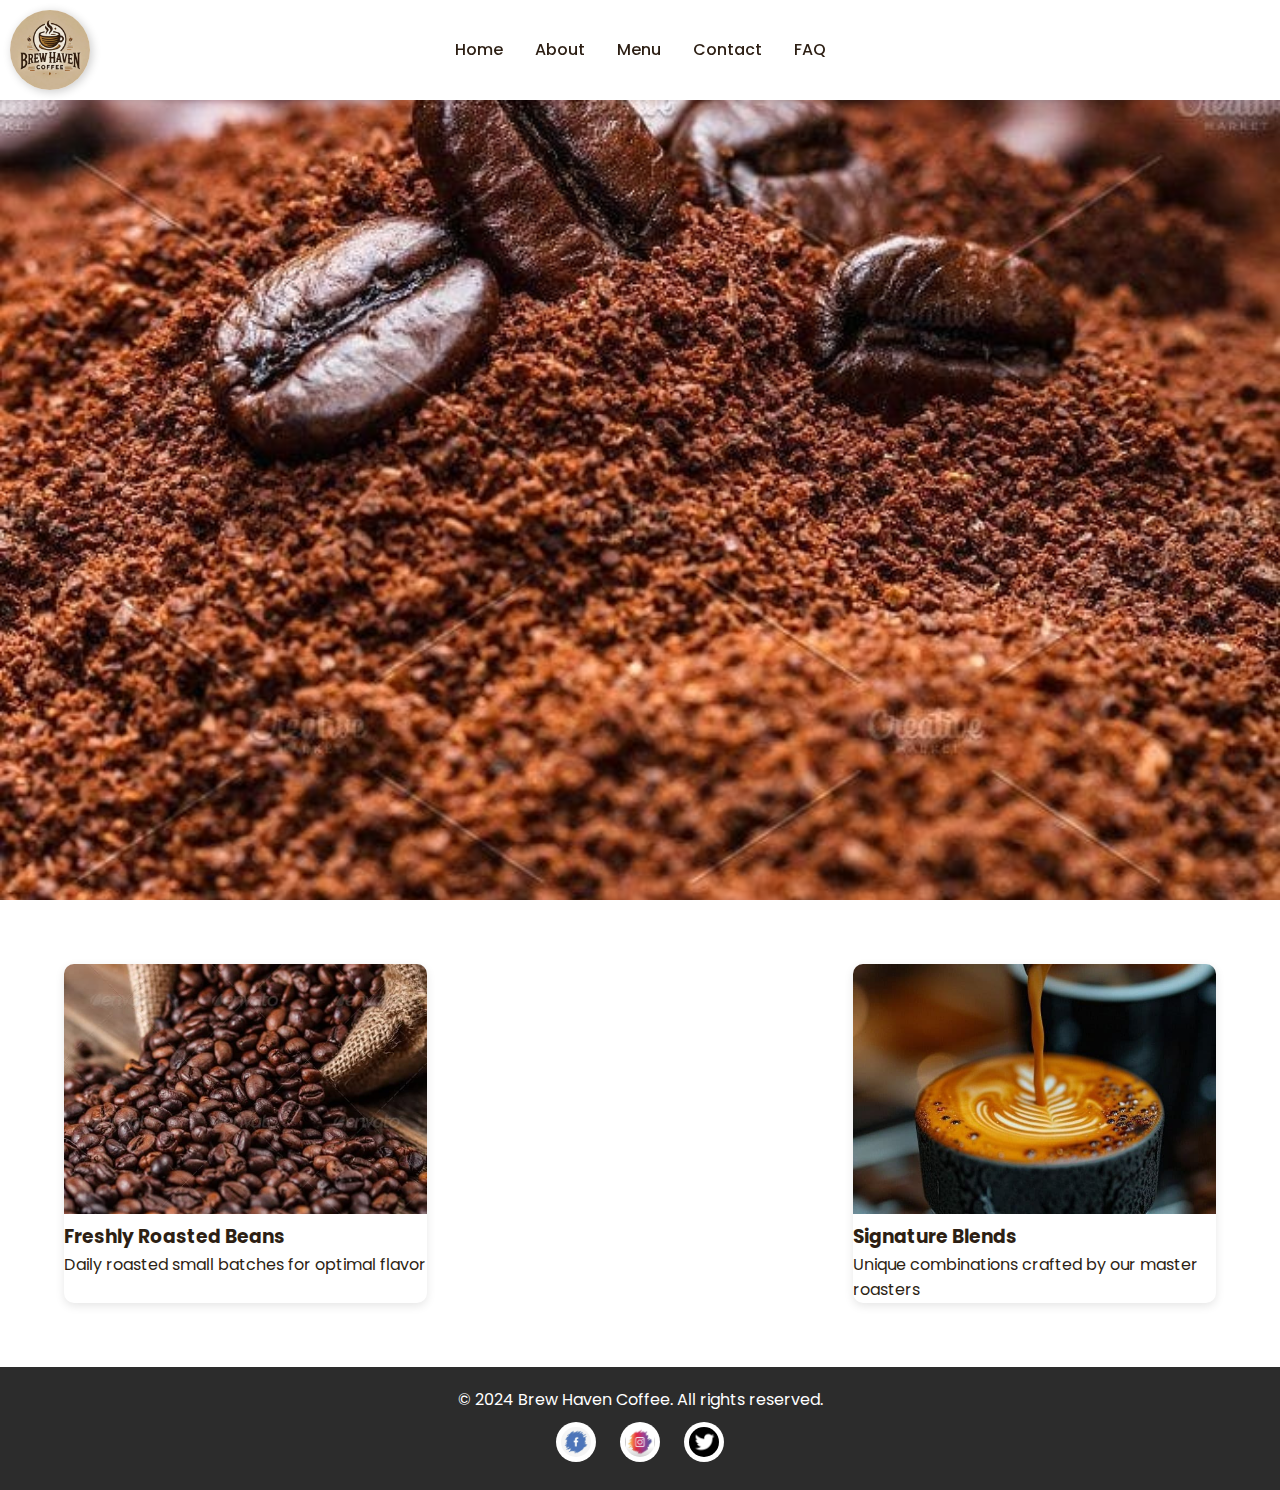
<file: index.html>
<!DOCTYPE html>
<html lang="en">
<head>
    <meta charset="UTF-8">
    <meta name="viewport" content="width=device-width, initial-scale=1.0">
    <meta name="description" content="Discover the finest coffee blends at Brew Haven. Experience premium quality and taste.">
    <link rel="stylesheet" href="https://fonts.googleapis.com/css2?family=Material+Symbols+Rounded:opsz,wght,FILL,GRAD@20..48,100..700,0..1,-50..200&icon_names=arrow_forward" />
    <title>Brew Haven - Artisanal Coffee Experience</title>
    <link rel="stylesheet" href="style.css">
    <link href="https://fonts.googleapis.com/css2?family=Poppins:wght@300;400;600&display=swap" rel="stylesheet">
</head>

<body>
    <!-- Header Section -->
    <header class="header">
        <nav class="navbar">
            <div class="logo">
                <img src="logo.png" alt="Brew Haven Coffee Logo">
            </div>
            <ul class="nav-links">
                <li><a href="index.html" class="active">Home</a></li>
                <li><a href="about.html">About</a></li>
                <li><a href="menu.html">Menu</a></li>
                <li><a href="contact.html">Contact</a></li>
                <li><a href="faq.html">FAQ</a></li>
            </ul>
            <div class="hamburger">
                <div class="bar"></div>
                <div class="bar"></div>
                <div class="bar"></div>
            </div>
        </nav>
    </header>

    <!-- Hero Section -->
    <section class="hero">
        
        <div class="hero-content">
            <h1>Experience Artisanal Coffee Craftsmanship</h1>
            <p>Premium blends roasted to perfection</p>
            <a href="menu.html" class="cta-button">Explore Our Menu</a>
        </div>
    </section>

    <!-- Featured Section -->
    <section class="featured">
        <div class="featured-grid">
            <article class="featured-card">
                <img src="beans.jpeg" alt="Fresh Coffee Beans">
                <h3>Freshly Roasted Beans</h3>
                <p>Daily roasted small batches for optimal flavor</p>
            </article><beans class="jpej"></beans>
            <article class="featured-card">
                <img src="coffee.jpeg" alt="Specialty Coffee">
                <h3>Signature Blends</h3>
                <p>Unique combinations crafted by our master roasters</p>
            </article>
            
        </div>
    </section>

  
  
 <!-- Footer -->
 <footer class="footer">
    <div class="footer-container">
        <p>&copy; 2024 Brew Haven Coffee. All rights reserved.</p>
        <div class="social-icons">
            <a href="#"><img src="facebook-icon.png" alt="Facebook"></a>
            <a href="#"><img src="instagram-icon.png" alt="Instagram"></a>
            <a href="#"><img src="twitter-icon.png" alt="Twitter"></a>
        </div>
    </div>
</footer>
    <script src="script.js"></script>
</body>
</html>
</file>
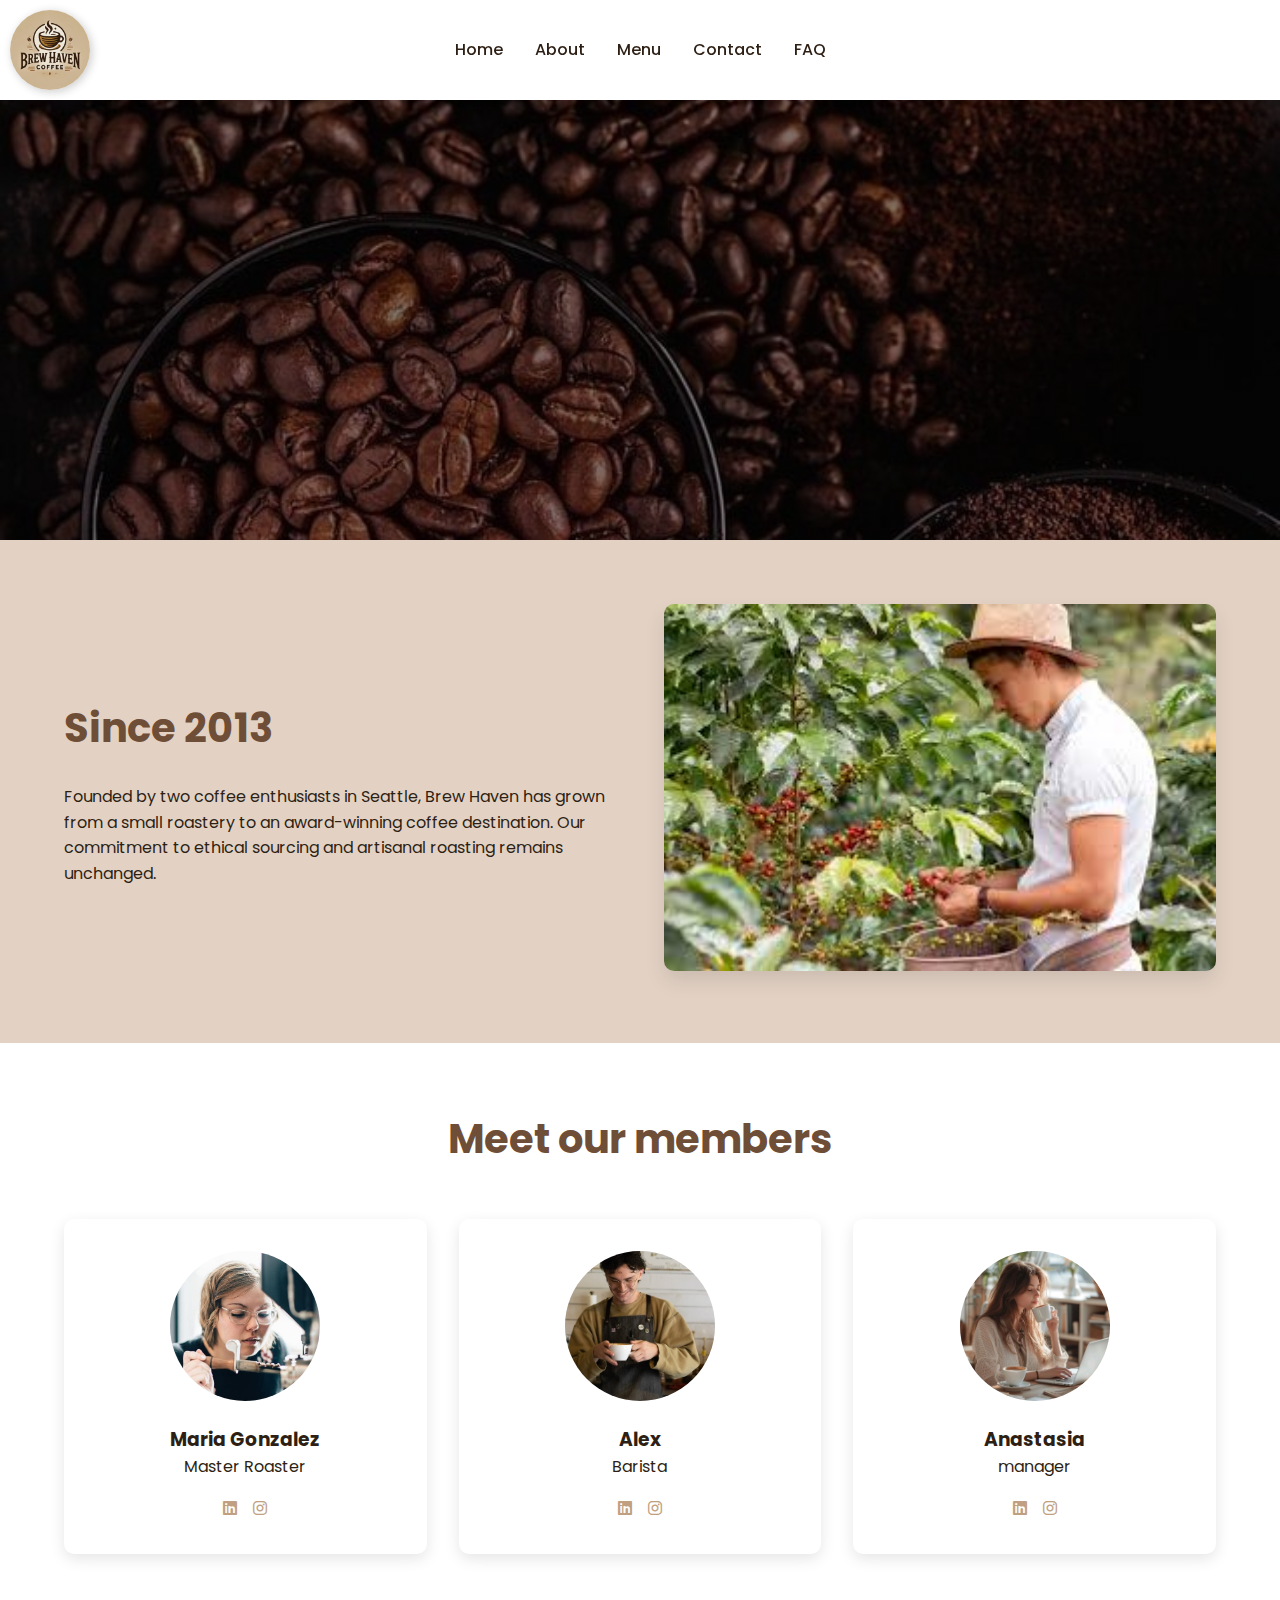
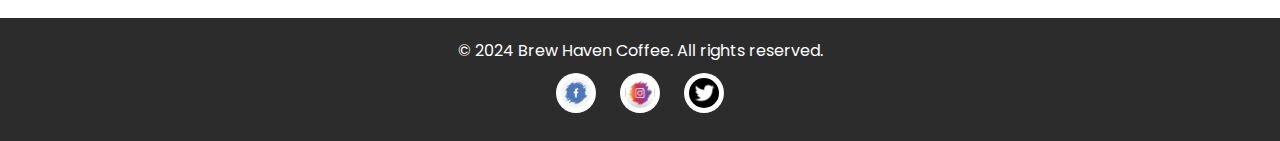
<file: about.html>
<!DOCTYPE html>
<html lang="en">
<head>
    <meta charset="UTF-8">
    <meta name="viewport" content="width=device-width, initial-scale=1.0">
    <meta name="description" content="Discover Brew Haven's story and our passion for quality coffee">
    <title>About Brew Haven Coffee</title>
    <link rel="stylesheet" href="style.css">
    <link href="https://fonts.googleapis.com/css2?family=Poppins:wght@300;400;600&display=swap" rel="stylesheet">
    <link rel="stylesheet" href="https://cdnjs.cloudflare.com/ajax/libs/font-awesome/6.0.0/css/all.min.css">
</head>
<body>
    <!-- Same Header -->
    <header class="header">
        <nav class="navbar">
            <div class="logo">
                <img src="logo.png" alt="Brew Haven Coffee Logo">
            </div>
            <ul class="nav-links">
                <li><a href="index.html">Home</a></li>
                <li><a href="about.html" class="active">About</a></li>
                <li><a href="menu.html">Menu</a></li>
                <li><a href="contact.html">Contact</a></li>
                <li><a href="faq.html">FAQ</a></li>
            </ul>
            <div class="hamburger">
                <div class="bar"></div>
                <div class="bar"></div>
                <div class="bar"></div>
            </div>
        </nav>
    </header>

    <!-- About Hero Section -->
    <section class="about-hero">
        <div class="hero-content">
            <h1>Our Coffee Journey</h1>
            <p>From bean to cup - a decade of perfecting the craft</p>
        </div>
    </section>

    <!-- Story Section -->
    <section class="story-section">
        <div class="story-container">
            <article class="story-content">
                <h2>Since 2013</h2>
                <p>Founded by two coffee enthusiasts in Seattle, Brew Haven has grown from a small roastery to an award-winning coffee destination. Our commitment to ethical sourcing and artisanal roasting remains unchanged.</p>
            </article>
            <div class="story-image">
                <img src="coffee-farm.jpg" alt="Coffee farming">
            </div>
        </div>
    </section>

    <!-- Team Section -->
    <section class="team-section">
        <h2 class="section-title">Meet our members</h2>
        <div class="team-grid">
            <article class="team-card">
                <img src="roaster-1.jpg" alt="Head Roaster Maria">
                <h3>Maria Gonzalez</h3>
                <p>Master Roaster</p>
                <div class="social-links">
                    <a href="#"><i class="fab fa-linkedin"></i></a>
                    <a href="#"><i class="fab fa-instagram"></i></a>
                </div>
            </article>
            <article class="team-card">
                <img src="alex.jpg" alt="Head Roaster Maria">
                <h3>Alex</h3>
                <p>Barista</p>
                <div class="social-links">
                    <a href="#"><i class="fab fa-linkedin"></i></a>
                    <a href="#"><i class="fab fa-instagram"></i></a>
                </div>
            </article>
            <article class="team-card">
                <img src="anastasia.jpg" alt="Head Roaster Maria">
                <h3>Anastasia</h3>
                <p>manager</p>
                <div class="social-links">
                    <a href="#"><i class="fab fa-linkedin"></i></a>
                    <a href="#"><i class="fab fa-instagram"></i></a>
                </div>
            </article>
            <!-- Add more team members -->
        </div>
    </section>

    <!-- Same Footer -->
    <footer class="footer">
        <div class="footer-container">
            <p>&copy; 2024 Brew Haven Coffee. All rights reserved.</p>
            <div class="social-icons">
                <a href="#"><img src="facebook-icon.png" alt="Facebook"></a>
                <a href="#"><img src="instagram-icon.png" alt="Instagram"></a>
                <a href="#"><img src="twitter-icon.png" alt="Twitter"></a>
            </div>
        </div>
    </footer>

    <script src="script.js"></script>
</body>
</html>
</file>
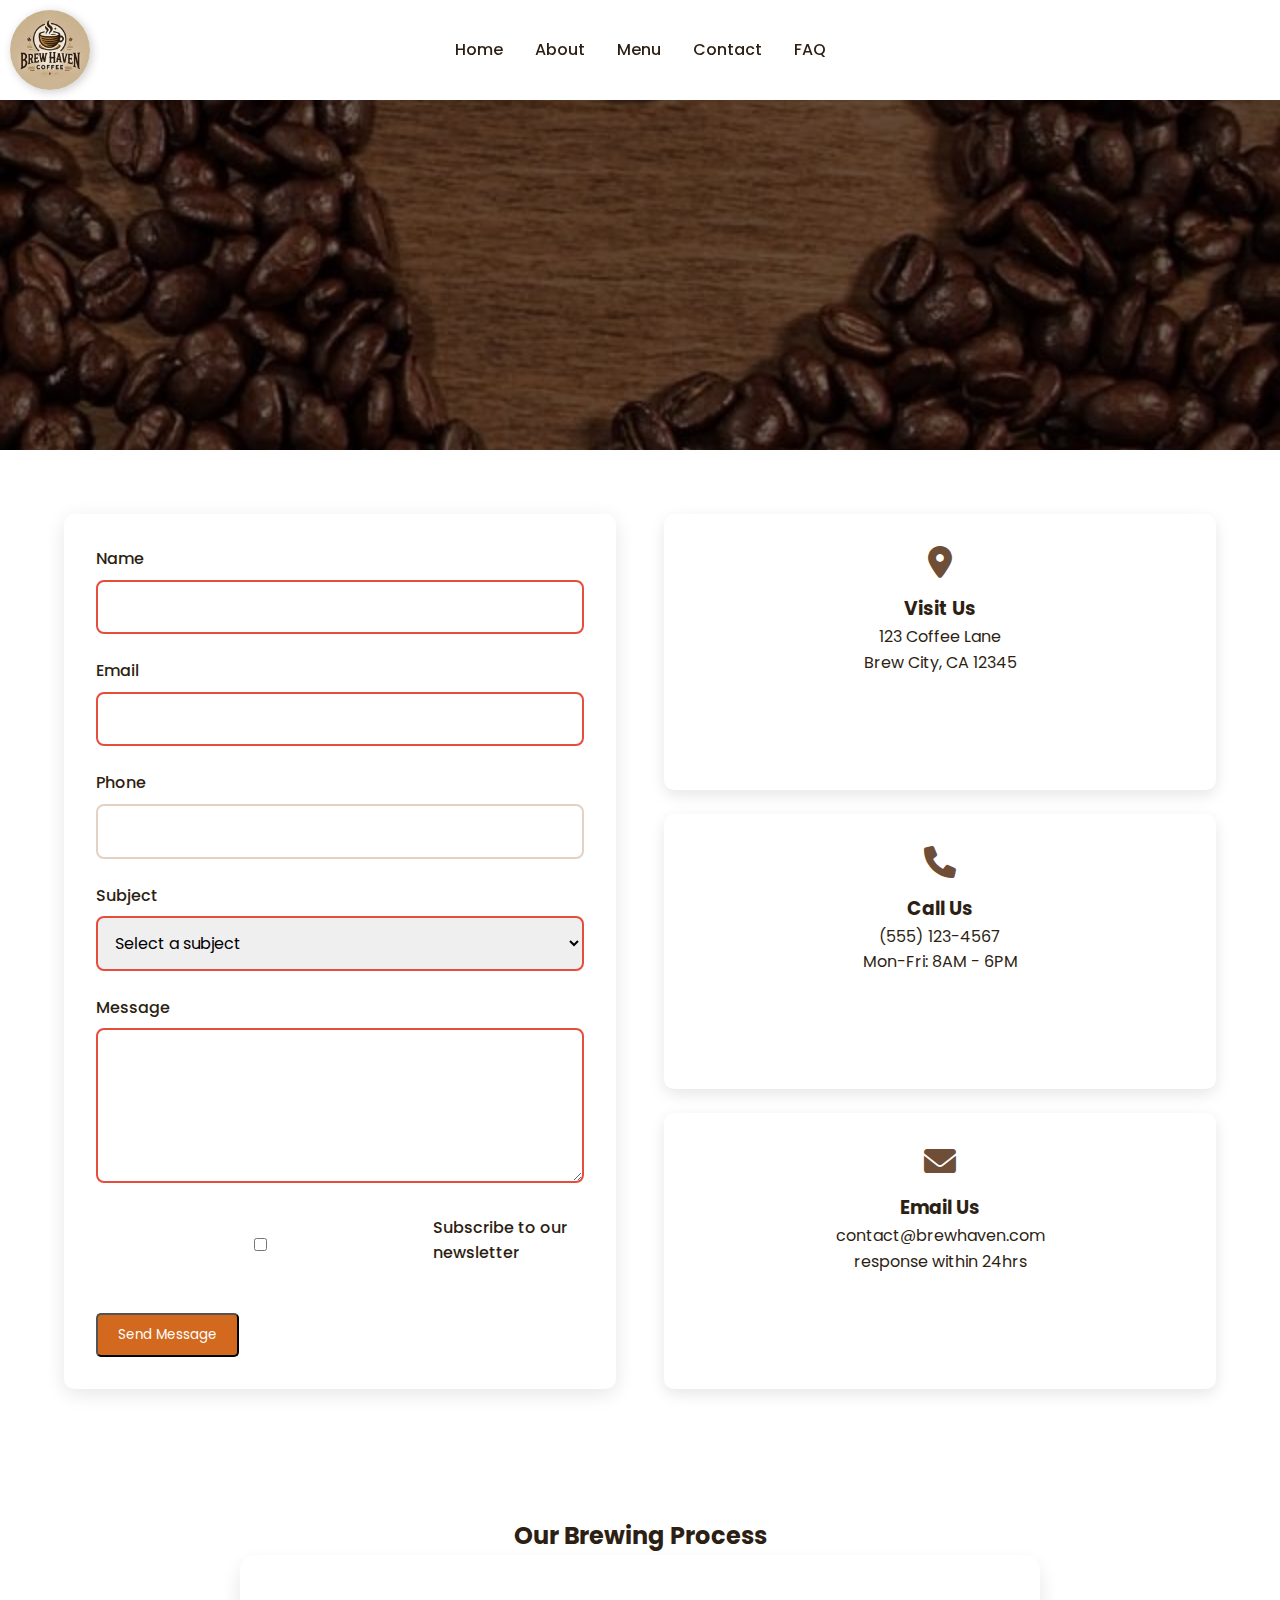
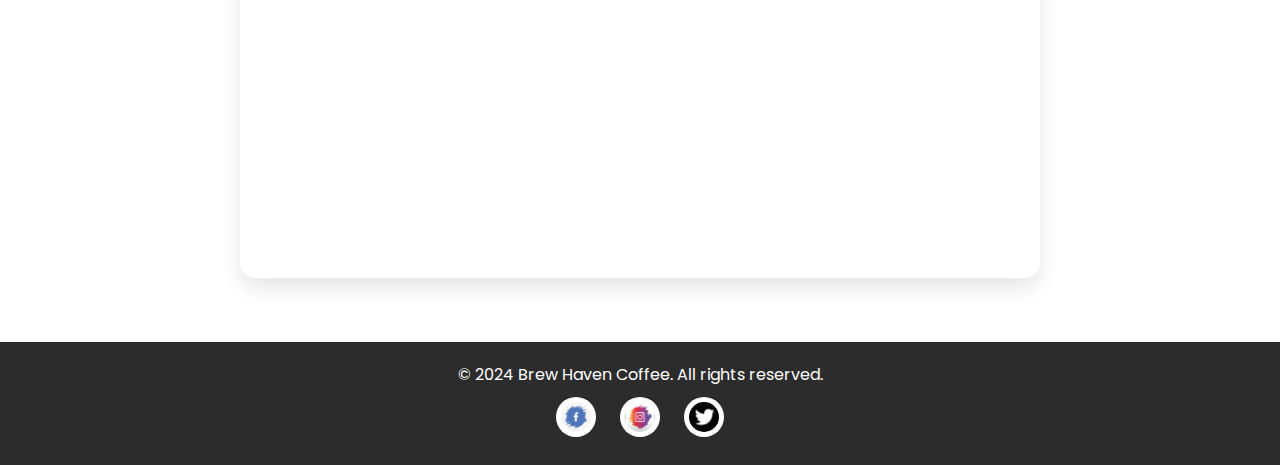
<file: contact.html>
<!DOCTYPE html>
<html lang="en">
<head>
    <meta charset="UTF-8">
    <meta name="viewport" content="width=device-width, initial-scale=1.0">
    <meta name="description" content="Get in touch with Brew Haven Coffee - We'd love to hear from you">
    <title>Contact Brew Haven Coffee</title>
    <link rel="stylesheet" href="style.css">
    <link href="https://fonts.googleapis.com/css2?family=Poppins:wght@300;400;600&display=swap" rel="stylesheet">
    <link rel="stylesheet" href="https://cdnjs.cloudflare.com/ajax/libs/font-awesome/6.0.0/css/all.min.css">
</head>
<body>
    <!-- Same Header -->
    <header class="header">
        <nav class="navbar">
            <div class="logo">
                <img src="logo.png" alt="Brew Haven Coffee Logo">
            </div>
            <ul class="nav-links">
                <li><a href="index.html">Home</a></li>
                <li><a href="about.html">About</a></li>
                <li><a href="menu.html">Menu</a></li>
                <li><a href="contact.html" class="active">Contact</a></li>
                <li><a href="faq.html">FAQ</a></li>
            </ul>
            <div class="hamburger">
                <div class="bar"></div>
                <div class="bar"></div>
                <div class="bar"></div>
            </div>
        </nav>
    </header>

    <!-- Contact Hero -->
    <section class="contact-hero">
        <div class="hero-content">
            <h1>Let's Brew Something Together</h1>
            <p>We're always here to chat about coffee</p>
        </div>
    </section>

    <!-- Contact Section -->
    <section class="contact-section">
        <div class="contact-container">
            <!-- Contact Form -->
            <form class="contact-form" id="contactForm">
                <div class="form-group">
                    <label for="name">Name</label>
                    <input type="text" id="name" name="name" required>
                    <span class="error-message"></span>
                </div>

                <div class="form-group">
                    <label for="email">Email</label>
                    <input type="email" id="email" name="email" required>
                    <span class="error-message"></span>
                </div>

                <div class="form-group">
                    <label for="phone">Phone</label>
                    <input type="tel" id="phone" name="phone" pattern="[0-9]{10}">
                    <span class="error-message"></span>
                </div>

                <div class="form-group">
                    <label for="subject">Subject</label>
                    <select id="subject" name="subject" required>
                        <option value="">Select a subject</option>
                        <option value="general">General Inquiry</option>
                        <option value="events">Events & Catering</option>
                        <option value="wholesale">Wholesale Inquiry</option>
                    </select>
                    <span class="error-message"></span>
                </div>

                <div class="form-group">
                    <label for="message">Message</label>
                    <textarea id="message" name="message" rows="5" required></textarea>
                    <span class="error-message"></span>
                </div>

                <div class="form-group checkbox-group">
                    <input type="checkbox" id="newsletter" name="newsletter">
                    <label for="newsletter">Subscribe to our newsletter</label>
                </div>

                <button type="submit" class="cta-button">Send Message</button>
            </form>

            <!-- Contact Info -->
            <div class="contact-info">
                <div class="info-card">
                    <i class="fas fa-map-marker-alt"></i>
                    <h3>Visit Us</h3>
                    <p>123 Coffee Lane<br>Brew City, CA 12345</p>
                </div>
                <div class="info-card">
                    <i class="fas fa-phone"></i>
                    <h3>Call Us</h3>
                    <p>(555) 123-4567<br>Mon-Fri: 8AM - 6PM</p>
                </div>
                <div class="info-card">
                    <i class="fas fa-envelope"></i>
                    <h3>Email Us</h3>
                    <p>contact@brewhaven.com<br>response within 24hrs</p>
                </div>
            </div>
        </div>
    </section>

    <!-- Video Section -->
    <section class="video-section">
        <h2>Our Brewing Process</h2>
        <div class="video-container">
            <iframe width="560" height="315" 
            src="https://www.youtube.com/embed/UdvPCv4DJfg" 
            frameborder="0" 
            allow="accelerometer; autoplay; clipboard-write; encrypted-media; gyroscope; picture-in-picture" 
            allowfullscreen>
        </iframe>
        
        </div>
    </section>

    <!-- Same Footer -->
    <footer class="footer">
        <div class="footer-container">
            <p>&copy; 2024 Brew Haven Coffee. All rights reserved.</p>
            <div class="social-icons">
                <a href="#"><img src="facebook-icon.png" alt="Facebook"></a>
                <a href="#"><img src="instagram-icon.png" alt="Instagram"></a>
                <a href="#"><img src="twitter-icon.png" alt="Twitter"></a>
            </div>
        </div>
    </footer>

    <script src="script.js"></script>
</body>
</html>
</file>
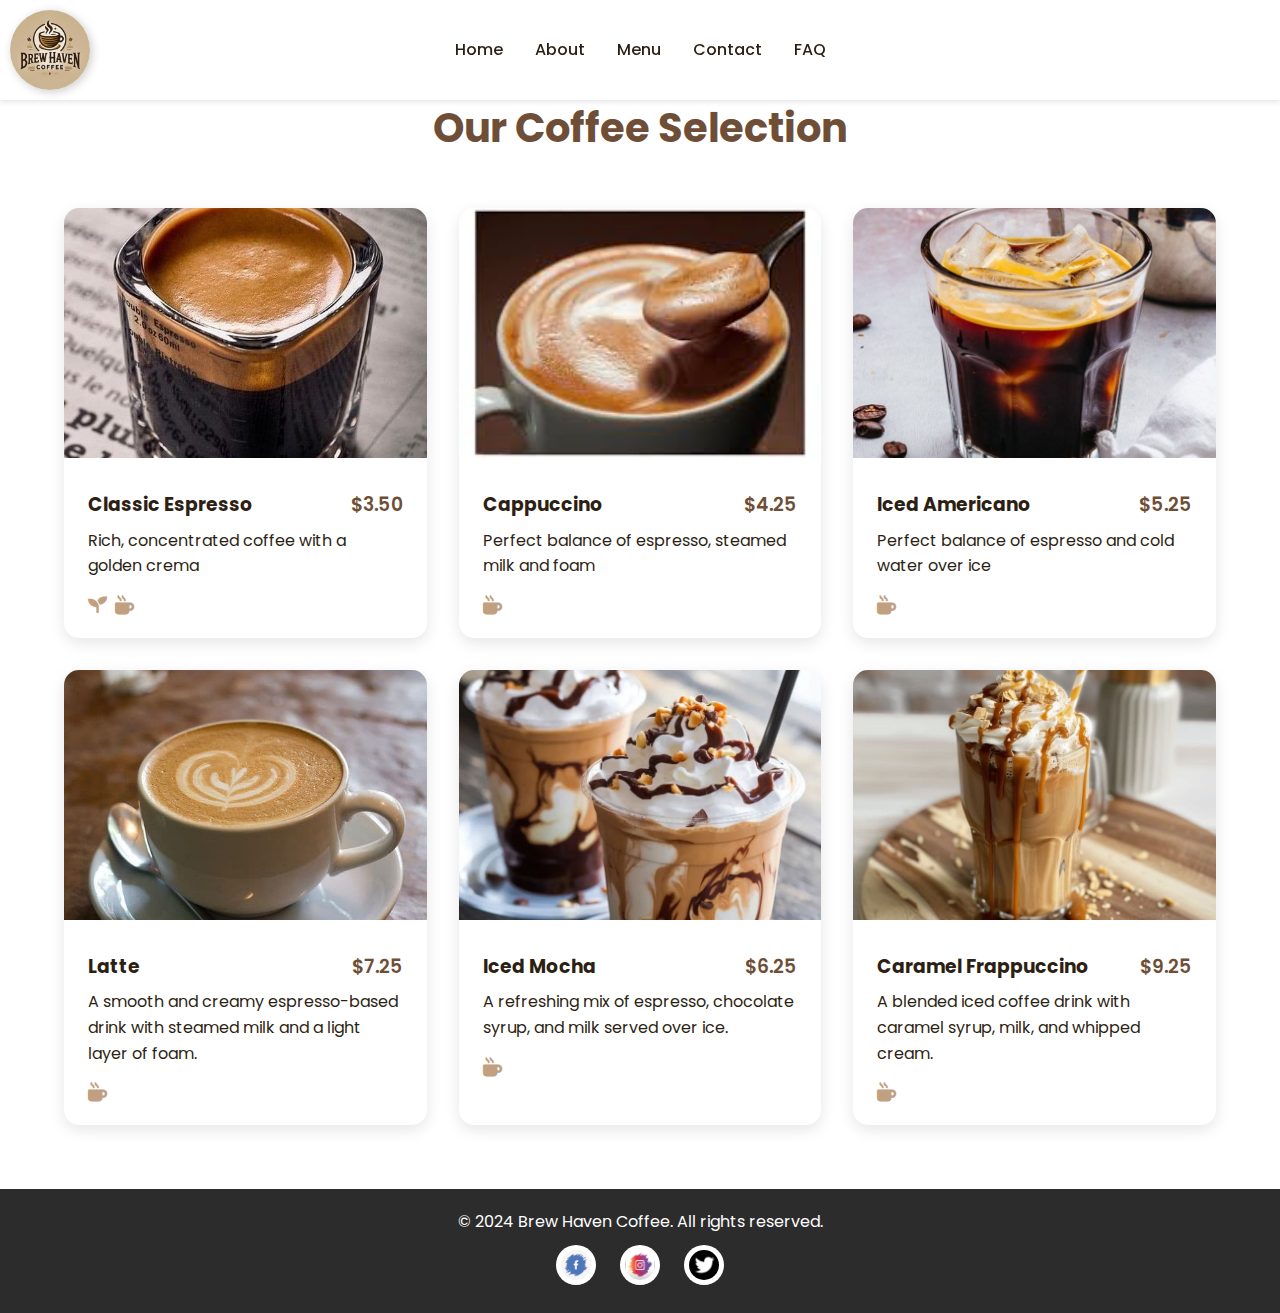
<file: menu.html>
<!DOCTYPE html>
<html lang="en">
<head>
    <!-- Same meta tags as index.html -->
    <meta charset="UTF-8">
    <meta name="viewport" content="width=device-width, initial-scale=1.0">
    <meta name="description" content="Explore Brew Haven's specialty coffee menu and seasonal offerings">
    <title>Brew Haven - Our Coffee Menu</title>
    <link rel="stylesheet" href="style.css">
    <link href="https://fonts.googleapis.com/css2?family=Poppins:wght@300;400;600&display=swap" rel="stylesheet">
    <link rel="stylesheet" href="https://cdnjs.cloudflare.com/ajax/libs/font-awesome/6.0.0/css/all.min.css">
</head>
<body>
    <!-- Same Header -->
    <header class="header">
        <nav class="navbar">
            <div class="logo">
                <img src="logo.png" alt="Brew Haven Coffee Logo">
            </div>
            <ul class="nav-links">
                <li><a href="index.html">Home</a></li>
                <li><a href="about.html">About</a></li>
                <li><a href="menu.html" class="active">Menu</a></li>
                <li><a href="contact.html">Contact</a></li>
                <li><a href="faq.html">FAQ</a></li>
            </ul>
            <div class="hamburger">
                <div class="bar"></div>
                <div class="bar"></div>
                <div class="bar"></div>
            </div>
        </nav>
    </header>

    <!-- Menu Section -->
    <section class="menu-section">
        <h2 class="section-title">Our Coffee Selection</h2>
        <div class="menu-grid">
            <!-- Coffee Item 1 -->
            <article class="menu-item">
                <img src="espresso.jpg" alt="Classic Espresso">
                <div class="menu-content">
                    <h3>Classic Espresso <span class="price">$3.50</span></h3>
                    <p>Rich, concentrated coffee with a golden crema</p>
                    <div class="dietary">
                        <i class="fa-solid fa-seedling"></i>
                        <i class="fa-solid fa-mug-hot"></i>
                    </div>
                </div>
            </article>

            <!-- Coffee Item 2 -->
            <article class="menu-item">
                <img src="cappuccino.jpg" alt="Creamy Cappuccino">
                <div class="menu-content">
                    <h3>Cappuccino <span class="price">$4.25</span></h3>
                    <p>Perfect balance of espresso, steamed milk and foam</p>
                    <div class="dietary">
                        <i class="fa-solid fa-mug-hot"></i>
                    </div>
                </div>
            </article>
            <article class="menu-item">
                <img src="iced.jpg" alt="Iced Americano">
                <div class="menu-content">
                    <h3>Iced Americano <span class="price">$5.25</span></h3>
                    <p>Perfect balance of espresso and cold water over ice</p>
                    <div class="dietary">
                        <i class="fa-solid fa-mug-hot"></i>
                    </div>
                </div>
            </article>
            <article class="menu-item">
                <img src="latte.jpg" alt="Iced Americano">
                <div class="menu-content">
                    <h3>Latte <span class="price">$7.25</span></h3>
                    <p> A smooth and creamy espresso-based drink with steamed milk and a light layer of foam.</p>
                    <div class="dietary">
                        <i class="fa-solid fa-mug-hot"></i>
                    </div>
                </div>
            </article>
            <article class="menu-item">
                <img src="iced-mocha.jpg" alt="Iced Americano">
                <div class="menu-content">
                    <h3>Iced Mocha <span class="price">$6.25</span></h3>
                    <p> A refreshing mix of espresso, chocolate syrup, and milk served over ice.</p>
                    <div class="dietary">
                        <i class="fa-solid fa-mug-hot"></i>
                    </div>
                </div>
            </article>
            <article class="menu-item">
                <img src="frappuccino.jpg" alt="Iced Americano">
                <div class="menu-content">
                    <h3>Caramel Frappuccino <span class="price">$9.25</span></h3>
                    <p> A blended iced coffee drink with caramel syrup, milk, and whipped cream.</p>
                    <div class="dietary">
                        <i class="fa-solid fa-mug-hot"></i>
                    </div>
                </div>
            </article>

            <!-- Add more menu items following same structure -->
        </div>
    </section>

    <!-- Same Footer -->
    <footer class="footer">
        <div class="footer-container">
            <p>&copy; 2024 Brew Haven Coffee. All rights reserved.</p>
            <div class="social-icons">
                <a href="#"><img src="facebook-icon.png" alt="Facebook"></a>
                <a href="#"><img src="instagram-icon.png" alt="Instagram"></a>
                <a href="#"><img src="twitter-icon.png" alt="Twitter"></a>
            </div>
        </div>
    </footer>

    <script src="script.js"></script>
</body>
</html>
</file>
<file: style.css>
/* Base Styles */
* {
    margin: 0;
    padding: 0;
    box-sizing: border-box;
    font-family: 'Poppins', sans-serif;
}

:root {
    --primary-color: #6F4E37;
    --secondary-color: #C0A080;
    --accent-color: #E3D2C4;
    --text-dark: #2D1F14;
}

body {
    line-height: 1.6;
    color: var(--text-dark);
}
.logo {
    position: fixed;
    top: 10px;
    left: 10px;
    z-index: 1000;
}

.logo img {
    width: 120px; /* Increased size */
    height: auto; /* Maintains aspect ratio */
    border-radius: 50%; /* Makes the logo circular */
    box-shadow: 2px 2px 10px rgba(0, 0, 0, 0.2); /* Adds a soft shadow for better visibility */
}



/* Header Styles */
.header {
    background: white;
    box-shadow: 0 2px 5px rgba(0,0,0,0.1);
    position: fixed;
    width: 100%;
    height: 100px; /* Increased height */
    display: flex;
    align-items: center;
    padding: 0 20px;
    z-index: 100;
}

.logo img {
    width: 80px; /* Make the logo bigger */
    height: 80px;
    border-radius: 50%;
}


.navbar {
    display: flex;
    justify-content: space-between;
    align-items: center;
    padding: 1rem 5%;
    max-width: 1200px;
    margin: 0 auto;
}

.nav-links {
    display: flex;
    gap: 2rem;
    list-style: none;
}

.nav-links a {
    text-decoration: none;
    color: var(--text-dark);
    font-weight: 500;
    transition: color 0.3s;
}

.nav-links a:hover {
    color: var(--primary-color);
}

/* Hero Section */
/* Hero Section Styling */
.hero {
    display: flex;
    justify-content: center;
    align-items: center;
    height: 100vh;
    background: url('coffee-bg.jpg') no-repeat center center/cover;
    text-align: center;
    color: white;
}

/* Animation */
.hero-content {
    opacity: 0;
    transform: translateY(50px);
    animation: fadeInUp 1s ease-out forwards;
}

@keyframes fadeInUp {
    from {
        opacity: 0;
        transform: translateY(50px);
    }
    to {
        opacity: 1;
        transform: translateY(0);
    }
}

/* CTA Button */
.cta-button {
    display: inline-block;
    margin-top: 15px;
    padding: 10px 20px;
    background: #d2691e;
    color: white;
    text-decoration: none;
    border-radius: 5px;
    transition: 0.3s ease-in-out;
}

.cta-button:hover {
    background: #b55a1f;
}


/* Featured Section */
.featured {
    padding: 4rem 5%;
}

.featured-grid {
    display: grid;
    grid-template-columns: repeat(auto-fit, minmax(300px, 1fr));
    gap: 2rem;
    max-width: 1200px;
    margin: 0 auto;
}

.featured-card {
    background: white;
    border-radius: 10px;
    overflow: hidden;
    box-shadow: 0 3px 10px rgba(0,0,0,0.1);
    transition: transform 0.3s;
}

.featured-card:hover {
    transform: translateY(-5px);
}

.featured-card img {
    width: 100%;
    height: 250px;
    object-fit: cover;
}

/* Footer */
.footer {
    background-color: #2c2c2c;
    color: #fff;
    text-align: center;
    padding: 20px;
    font-family: "Poppins", sans-serif;
}

.footer-container {
    display: flex;
    flex-direction: column;
    align-items: center;
    justify-content: center;
}

.social-icons {
    margin-top: 10px;
}

.social-icons a {
    margin: 0 10px;
    display: inline-block;
}

.social-icons img {
    width: 40px;  /* Increase size for better visibility */
    height: 40px;
    border-radius: 50%; /* Makes icons round */
    transition: transform 0.3s ease, background-color 0.3s ease;
    background-color: white; /* Add a background to ensure visibility */
    padding: 5px; /* Adds spacing inside the round shape */
}

.social-icons img:hover {
    transform: scale(1.2);
    background-color: #f4a261; /* Optional: Change background color on hover */
}


/* Responsive Design */
/* Mobile Navigation */
.hamburger {
    display: none;
    flex-direction: column;
    cursor: pointer;
    position: absolute;
    top: 30px;
    right: 20px;
    z-index: 101;
}

.hamburger .bar {
    width: 30px;
    height: 3px;
    background: var(--primary-color);
    margin: 5px 0;
    transition: all 0.3s ease;
}

/* Mobile Menu */
.nav-links {
    display: flex;
    gap: 2rem;
    list-style: none;
}

@media (max-width: 768px) {
    .hamburger {
        display: flex;
    }

    .nav-links {
        display: none;
        position: absolute;
        top: 100px;
        right: 0;
        width: 100%;
        background: white;
        flex-direction: column;
        align-items: center;
        box-shadow: 0 3px 10px rgba(0,0,0,0.1);
        padding: 20px 0;
    }

    .nav-links li {
        margin: 10px 0;
    }

    .nav-links.active {
        display: flex;
    }
}

/* Animation for Hamburger */
.hamburger.active .bar:nth-child(1) {
    transform: rotate(45deg) translate(5px, 5px);
}

.hamburger.active .bar:nth-child(2) {
    opacity: 0;
}

.hamburger.active .bar:nth-child(3) {
    transform: rotate(-45deg) translate(5px, -5px);
}



                                     /* Menu Page Styles */
.menu-section {
    padding: 6rem 5% 4rem;
}

.section-title {
    text-align: center;
    font-size: 2.5rem;
    margin-bottom: 3rem;
    color: var(--primary-color);
}

.menu-grid {
    display: grid;
    grid-template-columns: repeat(auto-fit, minmax(300px, 1fr));
    gap: 2rem;
    max-width: 1200px;
    margin: 0 auto;
}

.menu-item {
    background: white;
    border-radius: 15px;
    overflow: hidden;
    box-shadow: 0 5px 15px rgba(0,0,0,0.1);
    transition: transform 0.3s ease;
}

.menu-item:hover {
    transform: translateY(-5px);
}

.menu-item img {
    width: 100%;
    height: 250px;
    object-fit: cover;
}

.menu-content {
    padding: 1.5rem;
}

.menu-content h3 {
    display: flex;
    justify-content: space-between;
    margin-bottom: 0.5rem;
}

.price {
    color: var(--primary-color);
    font-weight: 600;
}

.dietary {
    margin-top: 1rem;
    display: flex;
    gap: 0.5rem;
}

.dietary i {
    font-size: 1.2rem;
    color: var(--secondary-color);
}

/* Responsive Menu */
@media (max-width: 768px) {
    .menu-grid {
        grid-template-columns: 1fr;
    }
    
    .menu-item {
        margin-bottom: 1.5rem;
    }
}


/* About Page Styles */
.about-hero {
    height: 60vh;
    background: linear-gradient(rgba(0,0,0,0.5), rgba(0,0,0,0.5)),
                url('about-hero.jpg') center/cover;
    display: flex;
    align-items: center;
    justify-content: center;
    text-align: center;
    color: white;
    padding-top: 80px;
}

.story-section {
    padding: 4rem 5%;
    background: var(--accent-color);
}

.story-container {
    max-width: 1200px;
    margin: 0 auto;
    display: grid;
    grid-template-columns: 1fr 1fr;
    gap: 3rem;
    align-items: center;
}

.story-content h2 {
    font-size: 2.5rem;
    color: var(--primary-color);
    margin-bottom: 1.5rem;
}

.story-image img {
    width: 100%;
    border-radius: 10px;
    box-shadow: 0 10px 20px rgba(0,0,0,0.1);
}

.team-section {
    padding: 4rem 5%;
}

.team-grid {
    display: grid;
    grid-template-columns: repeat(auto-fit, minmax(250px, 1fr));
    gap: 2rem;
    max-width: 1200px;
    margin: 0 auto;
}

.team-card {
    background: white;
    padding: 2rem;
    border-radius: 10px;
    text-align: center;
    box-shadow: 0 5px 15px rgba(0,0,0,0.1);
}

.team-card img {
    width: 150px;
    height: 150px;
    border-radius: 50%;
    object-fit: cover;
    margin-bottom: 1rem;
}

.social-links {
    margin-top: 1rem;
    display: flex;
    justify-content: center;
    gap: 1rem;
}

.social-links a {
    color: var(--secondary-color);
    transition: color 0.3s;
}

.social-links a:hover {
    color: var(--primary-color);
}

/* Responsive About Page */
@media (max-width: 768px) {
    .story-container {
        grid-template-columns: 1fr;
        text-align: center;
    }
    
    .team-grid {
        grid-template-columns: 1fr;
    }
}



/* Contact Page Styles */
.contact-hero {
    height: 50vh;
    background: linear-gradient(rgba(0,0,0,0.5), rgba(0,0,0,0.5)),
                url('contact-hero.jpg') center/cover;
    display: flex;
    align-items: center;
    justify-content: center;
    text-align: center;
    color: white;
    padding-top: 80px;
}

.contact-section {
    padding: 4rem 5%;
}

.contact-container {
    max-width: 1200px;
    margin: 0 auto;
    display: grid;
    grid-template-columns: 1fr 1fr;
    gap: 3rem;
}

.contact-form {
    background: white;
    padding: 2rem;
    border-radius: 10px;
    box-shadow: 0 5px 20px rgba(0,0,0,0.1);
}

.form-group {
    margin-bottom: 1.5rem;
}

.form-group label {
    display: block;
    margin-bottom: 0.5rem;
    font-weight: 500;
}

.form-group input,
.form-group select,
.form-group textarea {
    width: 100%;
    padding: 0.8rem;
    border: 2px solid var(--accent-color);
    border-radius: 8px;
    font-size: 1rem;
}

.form-group textarea {
    resize: vertical;
}

.checkbox-group {
    display: flex;
    align-items: center;
    gap: 0.5rem;
}

.contact-info {
    display: grid;
    gap: 1.5rem;
}

.info-card {
    background: white;
    padding: 2rem;
    border-radius: 10px;
    text-align: center;
    box-shadow: 0 5px 15px rgba(0,0,0,0.1);
}

.info-card i {
    font-size: 2rem;
    color: var(--primary-color);
    margin-bottom: 1rem;
}

.video-section {
    padding: 4rem 5%;
    text-align: center;
}

.video-container {
    max-width: 800px;
    margin: 0 auto;
    border-radius: 15px;
    overflow: hidden;
    box-shadow: 0 10px 20px rgba(0,0,0,0.1);
}

/* Form Validation Styles */
.error-message {
    color: #e74c3c;
    font-size: 0.9rem;
    margin-top: 0.3rem;
    display: none;
}

.error-message.active {
    display: block;
}

input:invalid, 
textarea:invalid,
select:invalid {
    border-color: #e74c3c;
}

/* Responsive Contact Page */
@media (max-width: 768px) {
    .contact-container {
        grid-template-columns: 1fr;
    }
    
    .video-container iframe {
        width: 100%;
        height: 250px;
    }
}





/* FAQ Page Styles */
.faq-hero {
    height: 50vh;
    background: linear-gradient(rgba(0,0,0,0.5), rgba(0,0,0,0.5)),
                url('faq-hero.jpg') center/cover;
    display: flex;
    align-items: center;
    justify-content: center;
    text-align: center;
    color: white;
    padding-top: 80px;
}

.faq-section {
    padding: 4rem 5%;
}

.faq-container {
    max-width: 800px;
    margin: 0 auto;
}

.faq-item {
    margin-bottom: 1rem;
    border-radius: 8px;
    background: white;
    box-shadow: 0 3px 10px rgba(0,0,0,0.1);
}

.faq-question {
    width: 100%;
    padding: 1.5rem;
    text-align: left;
    border: none;
    background: none;
    display: flex;
    justify-content: space-between;
    align-items: center;
    font-size: 1.1rem;
    font-weight: 500;
    cursor: pointer;
    transition: background-color 0.3s;
}

.faq-question:hover {
    background-color: var(--accent-color);
}

.faq-question i {
    margin-left: 1rem;
    transition: transform 0.3s;
}

.faq-answer {
    padding: 0 1.5rem;
    max-height: 0;
    overflow: hidden;
    transition: max-height 0.3s ease-out;
}

.faq-answer p {
    padding: 1.5rem 0;
}

.audio-section {
    padding: 4rem 5%;
    text-align: center;
}

.audio-container {
    max-width: 600px;
    margin: 0 auto;
    background: white;
    padding: 2rem;
    border-radius: 10px;
    box-shadow: 0 5px 15px rgba(0,0,0,0.1);
}

/* Active States */
.faq-item.active .faq-question i {
    transform: rotate(180deg);
}

.faq-item.active .faq-answer {
    max-height: 500px;
}
</file>
